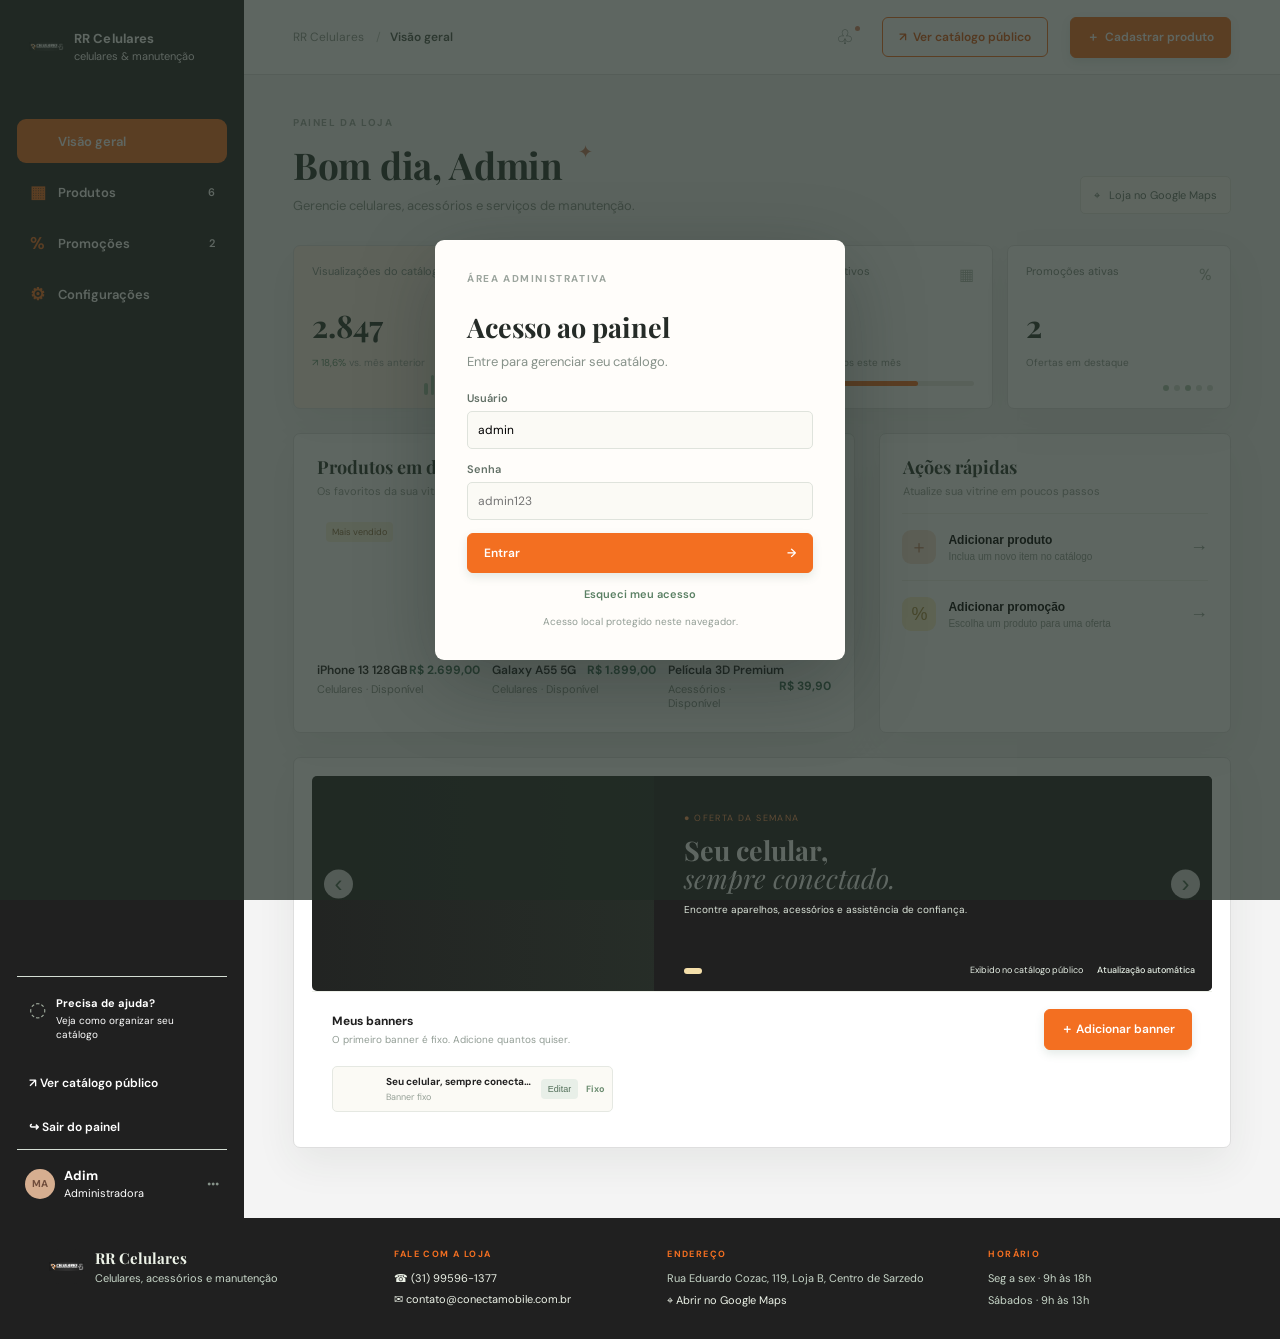
<file: index2.html>
<!doctype html>
<html lang="pt-BR">
  <head>
    <meta charset="UTF-8" />
    <meta name="viewport" content="width=device-width, initial-scale=1.0" />
    <meta name="theme-color" content="#f6f2e9" />
    <title>RR Celulares | Celulares e Manutenção</title>
    <link rel="preconnect" href="https://fonts.googleapis.com" />
    <link rel="preconnect" href="https://fonts.gstatic.com" crossorigin />
    <link
      href="https://fonts.googleapis.com/css2?family=DM+Sans:wght@400;500;600;700&family=Playfair+Display:wght@600;700&display=swap"
      rel="stylesheet"
    />
    <link rel="stylesheet" href="styles.css" />
  </head>
  <body>
    <div class="app-shell">
      <aside class="sidebar">
        <div class="brand">
          <span class="mobile-menu-label">MENU</span>
          <span class="brand-mark logo-frame"
            ><img src="logo.png.jpg" alt="Logo da loja RR Celulares" /></span
          ><span
            ><strong>RR Celulares</strong
            ><small>celulares & manutenção</small></span
          >
          <button class="mobile-menu-toggle" id="mobileMenuToggle" type="button" aria-expanded="false" aria-controls="adminNavigation">☰</button>
        </div>
        <div class="mobile-navigation" id="adminNavigation">
        <nav class="nav-list" aria-label="Navegação principal">
          <button class="nav-item active" data-view="overview">
            <span class="nav-icon">⌂</span> Visão geral
          </button>
          <button class="nav-item" data-view="products">
            <span class="nav-icon">▦</span> Produtos
            <b id="productNavCount">6</b>
          </button>
          <button class="nav-item" data-view="promotions">
            <span class="nav-icon">%</span> Promoções
            <b id="promoNavCount">2</b>
          </button>
          <button class="nav-item" data-view="settings">
            <span class="nav-icon">⚙</span> Configurações
          </button>
        </nav>
        <nav class="public-nav" aria-label="Menu público">
          <span class="public-nav-title">MENU</span>
          <button class="public-nav-item active" data-public-section="home">
            Home
          </button>
          <button class="public-nav-item" data-public-section="about">
            Sobre Nós
          </button>
          <button class="public-nav-item" data-public-section="services">
            Serviços
          </button>
          <button class="public-nav-item" data-public-section="store">
            Loja
          </button>
          <button class="public-nav-item" data-public-section="contact">
            Contato
          </button>
          <button class="mobile-public-link" data-public-view>
            ↗ Ver catálogo público
          </button>
        </nav>
        </div>
        <div class="sidebar-bottom">
          <div class="help-card">
            <span>◌</span>
            <div>
              <strong>Precisa de ajuda?</strong
              ><small>Veja como organizar seu catálogo</small>
            </div>
          </div>
          <button class="store-link" data-public-view>
            <span>↗</span> Ver catálogo público
          </button>
          <button class="store-link" id="logoutButton">
            <span>↪</span> Sair do painel
          </button>
          <div class="profile">
            <span class="avatar">MA</span
            ><span
              ><strong>Adim</strong><small>Administradora</small></span
            ><span class="dots">•••</span>
          </div>
        </div>
      </aside>
      <main class="main-content">
        <header class="topbar">
          <div class="top-brand">
            <span class="brand-mark logo-frame"
              ><img src="logo.png.jpg" alt="Logo da loja Conecta Mobile"
            /></span>
            <div>
              <strong>RR Celulares</strong
              ><small>Celulares & manutenção</small>
            </div>
          </div>
          <div class="breadcrumb">
            <span> RR Celulares </span><i>/</i
            ><strong id="pageCrumb">Visão geral</strong>
          </div>
          <div class="top-actions">
            <button class="icon-button" title="Notificações">♧<em></em></button
            ><button
              class="outline-button"
              id="publicStoreButton"
              data-public-view
            >
              ↗ &nbsp;Ver catálogo público</button
            ><button class="primary-button" id="headerAddButton">
              ＋ &nbsp;Cadastrar produto
            </button>
          </div>
        </header>
        <div class="content-wrap">
          <section class="view active" id="overviewView">
            <div class="page-heading">
              <div>
                <p class="eyebrow">PAINEL DA LOJA</p>
                <h1>Bom dia, Admin <span>✦</span></h1>
                <p class="subtitle">
                  Gerencie celulares, acessórios e serviços de manutenção.
                </p>
              </div>
              <div class="date-chip">⌖ &nbsp; Loja no Google Maps</div>
            </div>
            <div class="stats-grid">
              <div class="stat-card accent">
                <div class="stat-top">
                  <span>Visualizações do catálogo</span
                  ><span class="stat-icon">◉</span>
                </div>
                <strong>2.847</strong
                ><small class="positive"
                  >↗ 18,6% <span>vs. mês anterior</span></small
                >
                <div class="sparkline bars">
                  <i></i><i></i><i></i><i></i><i></i><i></i><i></i><i></i><i></i
                  ><i></i><i></i><i></i>
                </div>
              </div>
              <div class="stat-card">
                <div class="stat-top">
                  <span>Cliques em produtos</span
                  ><span class="stat-icon pale">⌁</span>
                </div>
                <strong>634</strong
                ><small class="positive"
                  >↗ 9,2% <span>vs. mês anterior</span></small
                >
                <div class="sparkline line"></div>
              </div>
              <div class="stat-card">
                <div class="stat-top">
                  <span>Produtos ativos</span
                  ><span class="stat-icon pale">▦</span>
                </div>
                <strong id="activeStat">24</strong
                ><small class="neutral">3 adicionados este mês</small>
                <div class="progress"><span></span></div>
              </div>
              <div class="stat-card">
                <div class="stat-top">
                  <span>Promoções ativas</span
                  ><span class="stat-icon pale">%</span>
                </div>
                <strong id="promoStat">2</strong
                ><small class="neutral">Ofertas em destaque</small>
                <div class="event-dots">
                  <i></i><i></i><i></i><i></i><i></i>
                </div>
              </div>
            </div>
            <div class="dashboard-grid">
              <section class="panel catalog-panel">
                <div class="panel-header">
                  <div>
                    <h2>Produtos em destaque</h2>
                    <p>Os favoritos da sua vitrine</p>
                  </div>
                  <button class="text-button" data-view-link="products">
                    Ver todos <span>→</span>
                  </button>
                </div>
                <div class="featured-products" id="featuredProducts"></div>
              </section>
              <section class="panel quick-panel">
                <div class="panel-header">
                  <div>
                    <h2>Ações rápidas</h2>
                    <p>Atualize sua vitrine em poucos passos</p>
                  </div>
                </div>
                <button class="quick-action" data-modal="product">
                  <span class="quick-icon peach">＋</span
                  ><span
                    ><strong>Adicionar produto</strong
                    ><small>Inclua um novo item no catálogo</small></span
                  ><b>→</b></button
                ><button class="quick-action" data-view-link="promotions">
                  <span class="quick-icon yellow">%</span
                  ><span
                    ><strong>Adicionar promoção</strong
                    ><small>Escolha um produto para uma oferta</small></span
                  ><b>→</b>
                </button>
              </section>
            </div>
            <section class="panel banner-panel">
              <div class="banner-carousel" id="bannerCarousel">
                <div id="bannerSlides"></div>
                <button
                  class="carousel-arrow previous"
                  id="bannerPrevious"
                  aria-label="Banner anterior"
                >
                  ‹</button
                ><button
                  class="carousel-arrow next"
                  id="bannerNext"
                  aria-label="Próximo banner"
                >
                  ›
                </button>
                <div
                  class="carousel-dots"
                  id="carouselDots"
                  aria-label="Selecionar banner"
                ></div>
                <div class="banner-meta">
                  <span>Exibido no catálogo público</span
                  ><strong>Atualização automática</strong>
                </div>
              </div>
              <div class="banner-manager">
                <div>
                  <strong>Meus banners</strong
                  ><small
                    >O primeiro banner é fixo. Adicione quantos quiser.</small
                  >
                </div>
                <button class="primary-button" data-modal="banner">
                  ＋ Adicionar banner
                </button>
                <div class="banner-manager-list" id="bannerManagerList"></div>
              </div>
            </section>
          </section>
          <section class="view" id="productsView">
            <div class="page-heading compact">
              <div>
                <p class="eyebrow">CATÁLOGO DA LOJA</p>
                <h1>Produtos e serviços</h1>
                <p class="subtitle">
                  Cadastre celulares, acessórios e serviços de manutenção.
                </p>
              </div>
              <button class="primary-button" data-modal="product">
                ＋ &nbsp;Cadastrar produto
              </button>
            </div>
            <div class="toolbar">
              <div class="search-box">
                ⌕<input
                  id="productSearch"
                  placeholder="Buscar produto ou serviço..."
                />
              </div>
              <select id="categoryFilter">
                <option value="all">Todas as categorias</option>
                <option>Celulares</option>
                <option>Acessórios</option>
                <option>Manutenção</option>
              </select>
            </div>
            <div class="product-grid" id="productGrid"></div>
          </section>
          <section class="view" id="promotionsView">
            <div class="page-heading compact">
              <div>
                <p class="eyebrow">DESTAQUES</p>
                <h1>Promoções</h1>
                <p class="subtitle">
                  Crie ofertas que merecem aparecer primeiro.
                </p>
              </div>
              <button class="primary-button" data-modal="promotion">
                ＋ &nbsp;Nova promoção
              </button>
            </div>
            <div class="promotion-list" id="promotionList"></div>
          </section>
          <section class="view" id="settingsView">
            <div class="page-heading compact">
              <div>
                <p class="eyebrow">IDENTIDADE DA LOJA</p>
                <h1>Configurações</h1>
                <p class="subtitle">Atualize contato, localização e redes sociais.</p>
              </div>
            </div>
            <form class="settings-panel panel" id="settingsForm">
              <label>Endereço<input name="address" placeholder="Rua, número, bairro e cidade"></label>
              <label>Link da localização<input name="mapLink" type="url" placeholder="https://maps.google.com/... "></label>
              <label>Telefone<input name="phone" placeholder="(31) 99596-1377"></label>
              <label>Instagram<input name="instagram" placeholder="https://instagram.com/sua-loja"></label>
              <label>Facebook<input name="facebook" placeholder="https://facebook.com/sua-loja"></label>
              <button class="primary-button" type="submit">Salvar configurações <span>→</span></button>
            </form>
            <div class="panel category-settings">
              <div class="panel-header"><div><h2>Categorias</h2><p>Crie categorias para organizar os produtos.</p></div></div>
              <form class="category-form" id="categoryForm"><input name="category" placeholder="Nova categoria"><button class="primary-button" type="submit">＋ Adicionar</button></form>
              <div class="category-list" id="categoryList"></div>
            </div>
          </section>
          <section class="view client-view" id="clientView">
            <div class="client-header">
              <div class="client-logo">
                <span class="brand-mark logo-frame"
                  ><img src="logo.png.jpg" alt="Logo da loja RR Celulares"
                /></span>
                <div>
                  <strong>RR Celulares</strong
                  ><small>Celulares & manutenção</small>
                </div>
              </div>
              <button class="client-admin-link" data-view="overview">
                Área administrativa
              </button>
            </div>
            <div class="client-carousel" id="clientCarousel">
              <div id="clientBannerSlides"></div>
              <button
                class="client-carousel-arrow previous"
                id="clientBannerPrevious"
                aria-label="Banner anterior"
              >
                ‹</button
              ><button
                class="client-carousel-arrow next"
                id="clientBannerNext"
                aria-label="Próximo banner"
              >
                ›
              </button>
              <div class="client-carousel-dots" id="clientBannerDots"></div>
            </div>
            <div class="client-toolbar">
              <div>
                <span class="eyebrow">CATÁLOGO ONLINE</span>
                <h2>Encontre o que precisa</h2>
                <p>Produtos e serviços de confiança para o seu celular.</p>
              </div>
              <div class="client-search">
                ⌕<input
                  id="clientSearch"
                  placeholder="Buscar produto ou serviço..."
                />
              </div>
            </div>
            <div class="client-categories">
              <button class="category-chip active" data-client-category="all">
                Todos</button
              ><button class="category-chip" data-client-category="Celulares">
                Celulares</button
              ><button class="category-chip" data-client-category="Acessórios">
                Acessórios</button
              ><button class="category-chip" data-client-category="Manutenção">
                Manutenção
              </button>
            </div>
            <div class="client-product-grid" id="clientProductGrid"></div>
            <div class="client-contact">
              <strong>Precisa de ajuda?</strong
              ><span
                >Fale com a Conecta Mobile pelo WhatsApp ou visite nossa
                loja.</span
              ><a href="tel:+5511998765432">☎ (11) 99876-5432</a
              ><button class="client-map-button" id="clientMapButton">
                ⌖ Como chegar
              </button>
            </div>
          </section>
        </div>
      </main>
      <footer class="site-footer">
        <div class="footer-brand">
          <span class="brand-mark logo-frame"
            ><img src="logo.png.jpg" alt="Logo da loja RR Celulares"
          /></span>
          <div>
            <strong> RR Celulares</strong
            ><small>Celulares, acessórios e manutenção</small>
          </div>
        </div>
        <div class="footer-contact">
          <span class="footer-label">FALE COM A LOJA</span
          ><a id="footerPhone" href="tel:+5531995961377">☎ (31) 99596-1377</a
          ><a href="mailto:contato@conectamobile.com.br"
            >✉ contato@conectamobile.com.br</a
          >
          <a id="footerInstagram" target="_blank" rel="noreferrer"></a>
          <a id="footerFacebook" target="_blank" rel="noreferrer"></a>
        </div>
        <div class="footer-contact">
          <span class="footer-label">ENDEREÇO</span
          ><span id="footerAddress">Rua Eduardo Cozac, 119, Loja B, Centro de Sarzedo</span
          ><a id="footerMapLink"
            href="https://www.google.com/maps/search/?api=1&query=Rua+Eduardo+Cozac+119+Sarzedo"
            target="_blank"
            rel="noreferrer"
            >⌖ Abrir no Google Maps</a
          >
        </div>
        <div class="footer-hours">
          <span class="footer-label">HORÁRIO</span
          ><span>Seg a sex · 9h às 18h</span><span>Sábados · 9h às 13h</span>
        </div>
      </footer>
    </div>
    <div class="login-backdrop open" id="loginBackdrop">
      <form class="login-card" id="loginForm">
        <p class="eyebrow">ÁREA ADMINISTRATIVA</p>
        <h1>Acesso ao painel</h1>
        <p class="subtitle">Entre para gerenciar seu catálogo.</p>
        <label>Usuário<input name="username" autocomplete="username" value="admin"></label>
        <label>Senha<input name="password" type="password" autocomplete="current-password" placeholder="admin123"></label>
        <button class="primary-button full" type="submit">Entrar <span>→</span></button>
        <button class="login-link" id="forgotAccessButton" type="button">Esqueci meu acesso</button>
        <small class="login-hint">Acesso local protegido neste navegador.</small>
      </form>
    </div>
    <div class="login-backdrop" id="recoveryBackdrop">
      <form class="login-card" id="recoveryForm">
        <button class="login-close" id="recoveryClose" type="button" aria-label="Fechar">×</button>
        <p class="eyebrow">RECUPERAÇÃO DE ACESSO</p>
        <h1>Redefinir acesso</h1>
        <p class="subtitle">Informe o e-mail cadastrado para criar um novo usuário e senha.</p>
        <label>E-mail<input name="email" type="email" required placeholder="admin@exemplo.com"></label>
        <div class="recovery-fields" id="recoveryFields" hidden>
          <label>Novo usuário<input name="newUsername" autocomplete="username" placeholder="novo usuário"></label>
          <label>Nova senha<input name="newPassword" type="password" autocomplete="new-password" placeholder="nova senha"></label>
        </div>
        <button class="primary-button full" type="submit">Continuar <span>→</span></button>
        <button class="login-link" id="backToLoginButton" type="button">Voltar para o login</button>
      </form>
    </div>
    <div class="modal-backdrop" id="modalBackdrop">
      <div class="modal" role="dialog" aria-modal="true">
        <button class="modal-close" id="modalClose">×</button>
        <p class="eyebrow" id="modalEyebrow">NOVO CADASTRO</p>
        <h2 id="modalTitle">Adicionar produto</h2>
        <p class="modal-subtitle" id="modalSubtitle">
          Deixe sua vitrine sempre atualizada.
        </p>
        <form id="catalogForm">
          <div class="form-fields" id="formFields"></div>
          <button class="primary-button full" type="submit">
            Salvar cadastro <span>→</span>
          </button>
        </form>
      </div>
    </div>
    <div class="toast" id="toast">Cadastro salvo com sucesso.</div>
    <script src="app.js"></script>
  </body>
</html>
</file>
<file: styles.css>
.public-mode .content-wrap {
  display: block !important;
  min-height: 650px !important;
}
.public-mode .client-view.active {
  display: block !important;
  visibility: visible !important;
  opacity: 1 !important;
  min-height: 650px !important;
}
.public-mode .client-view.active .client-header,
.public-mode .client-view.active .client-carousel,
.public-mode .client-view.active .client-toolbar,
.public-mode .client-view.active .client-categories,
.public-mode .client-view.active .client-product-grid {
  display: flex;
}
.public-mode .client-view.active .client-product-grid {
  display: grid;
}
.public-mode {
  background: #555b5e !important;
}
.public-mode .app-shell {
  width: min(100%, 900px);
  margin: 0 auto;
  display: flex;
  align-items: stretch;
  box-shadow: 0 0 35px rgba(0, 0, 0, 0.32);
  background: #252e35;
}
.public-mode .sidebar {
  width: 108px !important;
  flex: 0 0 108px !important;
  min-height: 100vh !important;
  padding: 0 !important;
  background: #101722 !important;
}
.public-mode .sidebar .brand {
  height: 50px;
  padding: 0 !important;
  justify-content: center;
  background: #0b111b;
}
.public-mode .sidebar .brand-mark {
  width: 108px !important;
  height: 50px !important;
  border-radius: 0;
  background: #0b111b !important;
}
.public-mode .sidebar .brand-mark img {
  padding: 7px 10px;
}
.public-mode .public-nav {
  display: block;
}
.public-mode .public-nav-title {
  height: 50px;
  padding: 18px 14px;
  font-size: 12px;
  background: #0b111b;
}
.public-mode .public-nav-item {
  font-size: 10px;
  padding: 10px 13px;
}
.public-mode .public-nav-item.active {
  background: #202936;
  border-left-color: #f36f21;
}
.public-mode .main-content {
  width: calc(100% - 108px);
  background: #252e35 !important;
}
.public-mode .client-view {
  background: #252e35;
}
.public-mode .client-header {
  height: 105px;
  padding: 0 25px;
  margin: 0;
  background: #252e35;
  border-bottom: 1px solid #38434a;
}
.public-mode .client-header .client-logo {
  width: 100%;
  justify-content: center;
}
.public-mode .client-header .client-logo > div {
  display: none;
}
.public-mode .client-header .logo-frame {
  width: 190px;
  height: 58px;
  border-radius: 0;
  background: transparent !important;
}
.public-mode .client-header .client-admin-link {
  position: absolute;
  right: 10px;
  top: 10px;
  font-size: 8px;
  color: #f36f21;
}
.public-mode .client-carousel {
  width: 100%;
  height: 300px;
  margin: 0;
  border-radius: 0;
  background: #20272d;
}
.public-mode .client-banner-slide {
  padding: 35px 45px;
}
.public-mode .client-banner-slide h1 {
  font-size: 30px;
}
.public-mode .client-banner-slide p {
  font-size: 11px;
}
.public-mode .client-toolbar {
  padding: 0 45px;
  margin: 28px 0 14px;
}
.public-mode .client-toolbar h2 {
  font-size: 18px;
}
.public-mode .client-categories {
  padding: 0 45px;
}
.public-mode .client-product-grid {
  padding: 0 45px;
  grid-template-columns: repeat(6, 1fr);
  gap: 8px;
}
.public-mode .client-product-image {
  height: 112px;
}
.public-mode .client-product-info {
  padding: 7px;
}
.public-mode .client-product-info small {
  font-size: 8px;
}
.public-mode .client-product-info h3 {
  font-size: 9px;
}
.public-mode .client-product-info strong {
  font-size: 10px;
}
.public-mode .client-product-info del {
  font-size: 8px;
}
.public-mode .client-detail-button {
  font-size: 8px;
  padding: 5px 1px;
  background: #f36f21;
}
.public-mode .client-contact {
  margin: 22px 45px 0;
  padding: 14px;
}
.public-mode .site-footer {
  margin-left: -108px;
  width: calc(100% + 108px);
  padding: 18px 45px;
  border-top: 2px solid #f36f21;
  grid-template-columns: repeat(4, 1fr);
  font-size: 9px;
}
.public-mode .site-footer .brand-mark {
  width: 35px;
  height: 35px;
}
.public-mode .client-main-banner {
  display: none;
}
@media (max-width: 640px) {
  .public-mode .app-shell {
    width: 100%;
  }
  .public-mode .sidebar {
    width: 58px !important;
    flex-basis: 58px !important;
  }
  .public-mode .main-content {
    width: calc(100% - 58px);
  }
  .public-mode .client-header {
    height: 76px;
  }
  .public-mode .client-header .logo-frame {
    width: 175px;
    height: 54px;
  }
  .public-mode .client-carousel {
    height: 300px;
  }
  .public-mode .client-banner-slide {
    padding: 25px;
  }
  .public-mode .client-banner-slide h1 {
    font-size: 25px;
  }
  .public-mode .client-toolbar,
  .public-mode .client-categories,
  .public-mode .client-product-grid {
    padding-left: 15px;
    padding-right: 15px;
  }
  .public-mode .client-product-grid {
    grid-template-columns: repeat(2, 1fr);
  }
  .public-mode .site-footer {
    margin-left: -58px;
    width: calc(100% + 58px);
    padding: 20px 15px;
    grid-template-columns: repeat(2, 1fr);
  }
}
.public-nav {
  display: none;
}
.public-nav-title {
  display: block;
  color: #fff;
  font-size: 14px;
  font-weight: 700;
  padding: 12px 14px 18px;
}
.public-nav-item {
  display: block;
  width: 100%;
  border: 0;
  border-left: 3px solid transparent;
  background: transparent;
  color: #fff;
  text-align: left;
  padding: 11px 14px;
  font: 500 11px "DM Sans";
  cursor: pointer;
}
.public-nav-item.active {
  border-left-color: #f36f21;
  background: #343434;
  color: #f7a56f;
}
.public-mode .sidebar {
  width: 160px;
  padding: 20px 0;
  background: #111820 !important;
}
.public-mode .sidebar .brand {
  padding: 0 14px 23px;
}
.public-mode .sidebar .brand-mark {
  width: 42px;
  height: 42px;
  border-radius: 2px;
}
.public-mode .sidebar .brand > span:last-child {
  display: none;
}
.public-mode .sidebar .nav-list,
.public-mode .sidebar .sidebar-bottom {
  display: none;
}
.public-mode .public-nav {
  display: block;
}
.public-mode .main-content {
  background: #252e35 !important;
}
.public-mode .content-wrap {
  max-width: none;
  padding: 0 0 30px;
}
.public-mode .client-view {
  max-width: 100%;
  margin: 0;
}
.public-mode .client-header {
  height: 105px;
  margin: 0;
  padding: 14px 46px;
  background: #252e35;
  justify-content: center;
}
.public-mode .client-header .client-logo > div {
  display: none;
}
.public-mode .client-header .logo-frame {
  width: 260px;
  height: 78px;
  border-radius: 0;
  background: #252e35 !important;
}
.public-mode .client-header .client-admin-link {
  position: absolute;
  right: 24px;
  top: 18px;
  color: #f36f21;
}
.public-mode .client-main-banner {
  border-radius: 0;
  height: 300px;
  margin: 0;
  background-position: center;
}
.public-mode .client-main-banner-copy {
  display: none;
}
.public-mode .client-carousel {
  border-radius: 0;
  width: 100%;
  height: 300px;
  margin: 0;
}
.public-mode .client-toolbar {
  padding: 0 45px;
  margin-top: 30px;
  color: #fff;
}
.public-mode .client-toolbar h2 {
  color: #fff;
}
.public-mode .client-toolbar p {
  color: #b9c0c3;
}
.public-mode .client-categories {
  padding: 0 45px;
}
.public-mode .client-product-grid {
  padding: 0 45px;
  grid-template-columns: repeat(6, 1fr);
  gap: 10px;
}
.public-mode .client-product-card {
  background: #f4f4f2 !important;
  border: 0;
  border-radius: 4px;
}
.public-mode .client-product-image {
  height: 118px;
}
.public-mode .client-product-info {
  padding: 8px;
}
.public-mode .client-product-info h3 {
  font-size: 10px;
  margin: 4px 0;
}
.public-mode .client-product-info strong {
  font-size: 11px;
}
.public-mode .client-detail-button {
  background: #f36f21;
  color: #fff !important;
  border-radius: 3px;
  padding: 5px 4px;
  font-size: 8px;
  width: 100%;
}
.public-mode .client-contact {
  margin: 28px 45px 0;
}
.public-mode .site-footer {
  margin-left: -160px;
  width: calc(100% + 160px);
  border-top: 2px solid #f36f21;
}
@media (max-width: 1000px) {
  .public-mode .client-product-grid {
    grid-template-columns: repeat(3, 1fr);
  }
}
@media (max-width: 640px) {
  .public-mode .sidebar {
    width: 58px;
  }
  .public-mode .sidebar .brand {
    padding: 10px 8px 25px;
  }
  .public-mode .sidebar .brand-mark {
    width: 40px;
    height: 40px;
  }
  .public-mode .public-nav-title {
    font-size: 0;
    padding: 12px 0;
  }
  .public-mode .public-nav-item {
    font-size: 0;
    padding: 13px 0;
    border-left-width: 2px;
  }
  .public-mode .public-nav-item:before {
    content: "•";
    font-size: 19px;
    display: block;
    text-align: center;
  }
  .public-mode .client-header {
    height: 78px;
    padding: 8px 12px;
  }
  .public-mode .client-header .logo-frame {
    width: 190px;
    height: 58px;
  }
  .public-mode .client-header .client-admin-link {
    right: 8px;
    top: 9px;
    font-size: 9px;
  }
  .public-mode .client-main-banner {
    height: 200px;
  }
  .public-mode .client-carousel {
    margin: 0;
    height: 300px;
  }
  .public-mode .client-toolbar,
  .public-mode .client-categories,
  .public-mode .client-product-grid {
    padding-left: 15px;
    padding-right: 15px;
  }
  .public-mode .client-product-grid {
    grid-template-columns: repeat(2, 1fr);
  }
  .public-mode .client-contact {
    margin-left: 15px;
    margin-right: 15px;
  }
  .public-mode .site-footer {
    margin-left: -58px;
    width: calc(100% + 58px);
  }
}
/* Identidade visual final da loja */
body {
  background: #f4f4f4 !important;
  color: #202020 !important;
}
.sidebar,
.site-footer {
  background: #202020 !important;
}
.main-content {
  background: #f4f4f4 !important;
}
.topbar {
  background: #fff !important;
  border-color: #dedede !important;
}
.primary-button,
.category-chip.active,
.client-map-button {
  background: #f36f21 !important;
  border-color: #f36f21 !important;
  color: #fff !important;
}
.outline-button {
  border-color: #f36f21 !important;
  color: #d95c16 !important;
}
.nav-item.active {
  background: #f36f21 !important;
  color: #fff !important;
}
.nav-item,
.nav-item b,
.brand strong,
.brand small,
.help-card,
.store-link,
.profile strong,
.profile small {
  color: #fff !important;
}
.nav-icon,
.footer-label,
.live-label {
  color: #f36f21 !important;
}
.panel,
.stat-card,
.product-card,
.client-product-card {
  background: #fff !important;
  border-color: #dedede !important;
}
.stat-card.accent,
.client-contact {
  background: #fff0e6 !important;
}
.banner-carousel,
.client-carousel,
.banner-copy {
  background: #202020 !important;
}
.client-banner-slide {
  color: #fff;
}
.text-button,
.location-link,
.client-detail-button,
.client-contact a {
  color: #d95c16 !important;
}
.promotion-tag,
.promotion-period {
  background: #ffe0cd !important;
  color: #d95c16 !important;
}
.promotion-badge {
  background: #ffe0cd !important;
  color: #d95c16 !important;
}
.status {
  background: #fff0e6 !important;
  color: #d95c16 !important;
}
.remove-banner {
  background: #ffe0cd !important;
  color: #d95c16 !important;
}
.progress span {
  background: #f36f21 !important;
}
.client-main-banner {
  background-color: #202020 !important;
}
.client-main-banner {
  height: 340px;
  background-size: cover;
  background-position: center;
  max-width: none;
}
.client-main-banner-copy {
  left: 48px;
  bottom: 38px;
}
.client-main-banner-copy strong {
  font-size: 38px;
}
.client-main-banner-copy p {
  font-size: 13px;
}
@media (max-width: 640px) {
  .client-main-banner {
    height: 260px;
    background-size: cover;
  }
  .client-main-banner-copy {
    left: 24px;
    bottom: 24px;
  }
  .client-main-banner-copy strong {
    font-size: 27px;
  }
}
.public-mode .topbar {
  display: none;
}
.public-mode .content-wrap {
  padding-top: 28px;
}
.public-mode .sidebar {
  min-height: 100vh;
}
.brand-mark {
  background: #202020;
  color: #fff;
}
.sidebar {
  background: #202020;
  color: #fff;
}
.brand strong,
.brand small,
.nav-item,
.help-card,
.store-link,
.profile strong,
.profile small {
  color: #fff;
}
.nav-item.active {
  background: #f36f21;
  color: #fff;
}
.nav-item b {
  color: #f4b083;
}
.nav-icon {
  color: #f7a06e;
}
.help-card,
.profile {
  border-color: #454545;
}
.main-content {
  background: #f4f4f4;
}
.topbar {
  background: #fff;
  border-color: #dedede;
}
.primary-button {
  background: #f36f21;
  border-color: #f36f21;
}
.outline-button {
  border-color: #f36f21;
  color: #d95c16;
}
.stat-card.accent {
  background: #fff0e6;
  border-color: #ffd6bd;
}
.positive,
.text-button,
.location-link {
  color: #d95c16 !important;
}
.progress span {
  background: #f36f21;
}
.quick-icon.green {
  background: #ffe0cd;
  color: #d95c16;
}
.banner-carousel,
.client-carousel {
  background: #202020;
}
.banner-copy {
  background: #202020 !important;
}
.live-label {
  color: #ff9a5c !important;
}
.site-footer {
  background: #202020;
}
.footer-label {
  color: #ff9a5c;
}
.client-map-button {
  background: #f36f21;
  color: #fff;
}
.category-chip.active {
  background: #f36f21;
  border-color: #f36f21;
}
.client-contact {
  background: #fff0e6;
  color: #202020;
}
.client-contact a {
  color: #d95c16;
}
.client-detail-button {
  color: #d95c16;
}
.promotion-tag,
.promotion-period {
  color: #d95c16 !important;
}
.promotion-badge {
  background: #ffe0cd;
  color: #d95c16;
}
.status {
  background: #fff0e6;
  color: #d95c16 !important;
}
.fixed-label {
  color: #d95c16;
}
.remove-banner {
  background: #ffe0cd;
  color: #d95c16;
}
.logo-theme {
  --ink: #202020;
  --green: #f36f21;
  --green-dark: #1f1f1f;
  --cream: #f4f4f4;
  --paper: #ffffff;
  --line: #dedede;
}
body {
  background: #f4f4f4;
  color: #202020;
}
.sidebar {
  background: #202020;
  color: #fff;
}
.brand strong,
.brand small,
.nav-item,
.help-card,
.store-link,
.profile strong,
.profile small {
  color: #fff;
}
.nav-item.active {
  background: #f36f21;
  color: #fff;
}
.nav-item b {
  color: #f4b083;
}
.nav-icon {
  color: #f7a06e;
}
.help-card,
.profile {
  border-color: #454545;
}
.main-content {
  background: #f4f4f4;
}
.topbar {
  background: #fff;
  border-color: #dedede;
}
.primary-button {
  background: #f36f21;
  border-color: #f36f21;
}
.outline-button {
  border-color: #f36f21;
  color: #d95c16;
}
.stat-card.accent {
  background: #fff0e6;
  border-color: #ffd6bd;
}
.positive,
.text-button,
.location-link {
  color: #d95c16 !important;
}
.progress span {
  background: #f36f21;
}
.quick-icon.green {
  background: #ffe0cd;
  color: #d95c16;
}
.banner-carousel,
.client-carousel {
  background: #202020;
}
.banner-copy {
  background: #202020 !important;
}
.live-label {
  color: #ff9a5c !important;
}
.site-footer {
  background: #202020;
}
.footer-label {
  color: #ff9a5c;
}
.client-map-button {
  background: #f36f21;
  color: #fff;
}
.category-chip.active {
  background: #f36f21;
  border-color: #f36f21;
}
.client-contact {
  background: #fff0e6;
  color: #202020;
}
.client-contact a {
  color: #d95c16;
}
.client-detail-button {
  color: #d95c16;
}
.promotion-tag,
.promotion-period {
  color: #d95c16 !important;
}
.promotion-badge {
  background: #ffe0cd;
  color: #d95c16;
}
.status {
  background: #fff0e6;
  color: #d95c16 !important;
}
.fixed-label {
  color: #d95c16;
}
.remove-banner {
  background: #ffe0cd;
  color: #d95c16;
}
.client-main-banner {
  height: 190px;
  border-radius: 9px;
  overflow: hidden;
  position: relative;
  background: #222 url("logo.png") center/cover no-repeat;
  display: flex;
  align-items: center;
  box-shadow: 0 14px 30px rgba(35, 43, 37, 0.13);
  margin-bottom: 18px;
}
.client-main-banner:after {
  content: "";
  position: absolute;
  inset: 0;
  background: linear-gradient(
    90deg,
    rgba(20, 25, 27, 0.82),
    rgba(20, 25, 27, 0.12) 72%
  );
}
.client-main-banner-copy {
  position: absolute;
  z-index: 1;
  left: 32px;
  color: #fff;
  display: flex;
  flex-direction: column;
  gap: 7px;
}
.client-main-banner-copy span {
  font-size: 9px;
  letter-spacing: 1.5px;
  color: #f1a06d;
  font-weight: 700;
}
.client-main-banner-copy strong {
  font: 700 29px "Playfair Display";
}
.client-main-banner-copy p {
  font-size: 11px;
  color: #e6e8e4;
  margin: 0;
}
@media (max-width: 640px) {
  .client-main-banner {
    height: 155px;
  }
  .client-main-banner-copy {
    left: 20px;
    right: 14px;
  }
  .client-main-banner-copy strong {
    font-size: 22px;
  }
  .client-main-banner-copy p {
    font-size: 10px;
  }
}
.client-carousel {
  height: 320px;
  border-radius: 9px;
  overflow: hidden;
  position: relative;
  background: #294d3d;
  color: #fff;
}
.client-banner-slide {
  position: absolute;
  inset: 0;
  display: flex;
  align-items: center;
  padding: 40px 55px;
  background-position: center;
  background-size: cover;
  opacity: 0;
  visibility: hidden;
  transition: opacity 0.45s ease;
}
.client-banner-slide.active {
  opacity: 1;
  visibility: visible;
}
.client-banner-slide > div {
  max-width: 500px;
}
.client-banner-slide h1 {
  font: 700 43px/1.05 "Playfair Display";
  margin: 13px 0;
}
.client-banner-slide p {
  color: #e4ede3;
  font-size: 13px;
  line-height: 1.6;
  max-width: 390px;
}
.client-carousel-arrow {
  position: absolute;
  top: 50%;
  transform: translateY(-50%);
  border: 0;
  border-radius: 50%;
  width: 32px;
  height: 32px;
  background: rgba(255, 255, 255, 0.86);
  color: #41634c;
  font-size: 25px;
  line-height: 19px;
  cursor: pointer;
  z-index: 2;
}
.client-carousel-arrow.previous {
  left: 16px;
}
.client-carousel-arrow.next {
  right: 16px;
}
.client-carousel-dots {
  position: absolute;
  bottom: 19px;
  left: 55px;
  display: flex;
  gap: 6px;
  z-index: 2;
}
.client-carousel-dot {
  border: 0;
  width: 7px;
  height: 7px;
  border-radius: 50%;
  padding: 0;
  background: #b9cbb9;
  cursor: pointer;
}
.client-carousel-dot.active {
  width: 20px;
  border-radius: 5px;
  background: #f3dfad;
}
.client-promotion-period {
  display: block;
  color: #b66f4c;
  font-size: 10px;
  font-style: normal;
  margin-top: 7px;
}
.client-contact .client-map-button {
  margin: 0 0 0 auto;
}
@media (max-width: 640px) {
  .client-carousel {
    height: 350px;
  }
  .client-banner-slide {
    padding: 30px 25px;
  }
  .client-banner-slide h1 {
    font-size: 34px;
  }
  .client-carousel-dots {
    left: 25px;
  }
  .client-contact .client-map-button {
    margin-top: 15px;
  }
}
.logo-frame {
  overflow: hidden;
  background: #202020 !important;
  display: grid;
  place-items: center;
}
.logo-frame img {
  width: 100%;
  height: 100%;
  object-fit: contain;
  display: block;
}
.banner-manager {
  padding: 17px 20px;
  display: flex;
  align-items: center;
  gap: 16px;
  flex-wrap: wrap;
  border-top: 1px solid #edf0e9;
}
.banner-manager > div:first-child {
  display: flex;
  flex-direction: column;
  gap: 4px;
  margin-right: auto;
}
.banner-manager strong {
  font-size: 12px;
}
.banner-manager small {
  font-size: 10px;
  color: #929d95;
}
.banner-manager-list {
  width: 100%;
  display: grid;
  grid-template-columns: repeat(3, 1fr);
  gap: 8px;
}
.banner-manager-item {
  display: flex;
  align-items: center;
  gap: 8px;
  border: 1px solid #e5e8e2;
  border-radius: 5px;
  padding: 7px;
  background: #fbfaf5;
  min-width: 0;
}
.banner-mini {
  width: 38px;
  height: 30px;
  border-radius: 3px;
  background-size: cover;
  background-position: center;
  flex-shrink: 0;
}
.banner-manager-item strong,
.banner-manager-item small {
  display: block;
  white-space: nowrap;
  overflow: hidden;
  text-overflow: ellipsis;
}
.banner-manager-copy {
  min-width: 0;
  flex: 1;
}
.edit-banner {
  border: 0;
  background: #e8efe8;
  color: #53705a;
  border-radius: 4px;
  padding: 5px 7px;
  font-size: 9px;
  cursor: pointer;
  flex-shrink: 0;
}
.banner-manager-item strong {
  font-size: 10px;
}
.banner-manager-item small {
  font-size: 9px;
  color: #96a097;
  margin-top: 3px;
}
.fixed-label {
  margin-left: auto;
  color: #6b8c70;
  font-size: 9px;
  font-weight: 700;
}
.remove-banner {
  margin-left: auto;
  border: 0;
  background: #f8e2d7;
  color: #b76c50;
  border-radius: 50%;
  width: 21px;
  height: 21px;
  font-size: 16px;
  line-height: 18px;
  cursor: pointer;
  flex-shrink: 0;
}
@media (max-width: 640px) {
  .banner-manager-list {
    grid-template-columns: 1fr;
  }
  .banner-manager .primary-button {
    width: 100%;
  }
}
.client-view {
  max-width: 1120px;
  margin: 0 auto;
}
.client-header {
  display: flex;
  align-items: center;
  justify-content: space-between;
  margin-bottom: 27px;
}
.client-logo {
  display: flex;
  align-items: center;
  gap: 10px;
}
.client-logo strong {
  display: block;
  font: 700 17px "Playfair Display";
}
.client-logo small {
  display: block;
  color: #87918a;
  font-size: 10px;
  margin-top: 2px;
}
.client-admin-link {
  border: 0;
  background: transparent;
  color: #5e8068;
  font: 600 11px "DM Sans";
  cursor: pointer;
}
.client-hero {
  min-height: 290px;
  border-radius: 9px;
  padding: 42px 52px;
  display: flex;
  align-items: center;
  color: #fff;
  background:
    linear-gradient(90deg, rgba(37, 64, 48, 0.92), rgba(51, 78, 57, 0.52)),
    url("https://images.unsplash.com/photo-1511707171634-5f897ff02aa9?auto=format&fit=crop&w=1400&q=85")
      center/cover;
}
.client-hero h1 {
  font: 700 44px/1.02 "Playfair Display";
  margin: 12px 0;
}
.client-hero h1 em {
  font-weight: 400;
}
.client-hero p {
  max-width: 380px;
  color: #e0e9df;
  font-size: 13px;
  line-height: 1.6;
}
.client-map-button {
  margin-top: 15px;
  border: 0;
  background: #f5f0de;
  color: #3d604c;
  padding: 12px 16px;
  border-radius: 5px;
  font: 600 11px "DM Sans";
  cursor: pointer;
}
.client-toolbar {
  display: flex;
  align-items: end;
  justify-content: space-between;
  margin: 37px 0 17px;
}
.client-toolbar h2 {
  margin: 0;
  font: 700 26px "Playfair Display";
}
.client-search {
  background: var(--paper);
  border: 1px solid var(--line);
  border-radius: 5px;
  display: flex;
  align-items: center;
  padding: 0 12px;
  color: #87958a;
  width: 285px;
}
.client-search input {
  border: 0;
  outline: 0;
  background: none;
  padding: 11px 8px;
  width: 100%;
  font: 12px "DM Sans";
}
.client-categories {
  display: flex;
  gap: 8px;
  margin-bottom: 22px;
}
.category-chip {
  border: 1px solid #d8dfd7;
  background: transparent;
  border-radius: 20px;
  padding: 8px 14px;
  color: #748077;
  font: 600 11px "DM Sans";
  cursor: pointer;
}
.category-chip.active {
  background: var(--green);
  border-color: var(--green);
  color: #fff;
}
.client-product-grid {
  display: grid;
  grid-template-columns: repeat(4, 1fr);
  gap: 15px;
}
.client-product-card {
  background: var(--paper);
  border: 1px solid #e8e9e2;
  border-radius: 7px;
  overflow: hidden;
  box-shadow: var(--shadow);
}
.client-product-image {
  height: 205px;
  background-position: center;
  background-size: cover;
  position: relative;
}
.client-product-image span {
  position: absolute;
  top: 10px;
  left: 10px;
  background: #f7edcc;
  color: #8c713e;
  border-radius: 4px;
  padding: 5px 7px;
  font-size: 9px;
}
.client-product-info {
  padding: 15px;
}
.client-product-info small {
  color: #90a097;
  font-size: 10px;
}
.client-product-info h3 {
  font: 600 15px "DM Sans";
  margin: 6px 0 9px;
}
.client-product-info strong {
  color: var(--green);
  font-size: 15px;
}
.client-product-info del {
  color: #a5aca6;
  font-size: 10px;
  margin-left: 7px;
}
.client-detail-button {
  display: block;
  border: 0;
  background: none;
  color: #66886e;
  padding: 12px 0 0;
  font: 600 10px "DM Sans";
  cursor: pointer;
}
.client-contact {
  margin-top: 30px;
  background: #e3eee2;
  border-radius: 7px;
  padding: 22px;
  display: flex;
  align-items: center;
  gap: 16px;
  color: #526a57;
}
.client-contact strong {
  font: 700 17px "Playfair Display";
}
.client-contact span {
  font-size: 11px;
  color: #7b8c7e;
}
.client-contact a {
  margin-left: auto;
  color: #466d53;
  font-size: 11px;
  font-weight: 700;
  text-decoration: none;
}
@media (max-width: 900px) {
  .client-product-grid {
    grid-template-columns: repeat(2, 1fr);
  }
}
@media (max-width: 640px) {
  .client-hero {
    padding: 30px 25px;
    min-height: 280px;
  }
  .client-hero h1 {
    font-size: 36px;
  }
  .client-toolbar {
    display: block;
  }
  .client-search {
    width: 100%;
    margin-top: 18px;
  }
  .client-categories {
    overflow: auto;
    padding-bottom: 4px;
  }
  .client-product-grid {
    grid-template-columns: 1fr 1fr;
    gap: 9px;
  }
  .client-product-image {
    height: 155px;
  }
  .client-product-info {
    padding: 11px;
  }
  .client-product-info h3 {
    font-size: 12px;
  }
  .client-contact {
    display: block;
  }
  .client-contact span,
  .client-contact a {
    display: block;
    margin: 8px 0 0;
  }
}
.top-brand {
  display: flex;
  align-items: center;
  gap: 9px;
}
.top-brand strong {
  font-size: 13px;
}
.top-brand small {
  display: block;
  color: #87918a;
  font-size: 10px;
  margin-top: 2px;
}
@media (max-width: 640px) {
  .breadcrumb {
    display: none;
  }
}
.top-brand {
  display: none;
}
.banner-carousel {
  height: 215px;
  border-radius: 5px;
  overflow: hidden;
  position: relative;
  background: #6b7f6d;
  color: #fff;
}
.banner-slide {
  position: absolute;
  inset: 0;
  display: flex;
  opacity: 0;
  visibility: hidden;
  transition: opacity 0.45s ease;
}
.banner-slide.active {
  opacity: 1;
  visibility: visible;
}
.banner-slide .banner-image {
  width: 38%;
  flex-shrink: 0;
}
.phone-slide {
  background:
    linear-gradient(90deg, rgba(50, 70, 54, 0.1), rgba(50, 70, 54, 0.35)),
    url("https://images.unsplash.com/photo-1511707171634-5f897ff02aa9?auto=format&fit=crop&w=800&q=80")
      center/cover;
}
.repair-slide {
  background:
    linear-gradient(90deg, rgba(50, 70, 54, 0.1), rgba(50, 70, 54, 0.35)),
    url("https://images.unsplash.com/photo-1580983218765-f663bec07b37?auto=format&fit=crop&w=800&q=80")
      center/cover;
}
.deal-slide {
  background:
    linear-gradient(90deg, rgba(50, 70, 54, 0.1), rgba(50, 70, 54, 0.35)),
    url("https://images.unsplash.com/photo-1556656793-08538906a9f8?auto=format&fit=crop&w=800&q=80")
      center/cover;
}
.banner-slide .banner-copy {
  padding: 31px 30px;
  background: #6b7f6d;
  flex: 1;
}
.carousel-arrow {
  position: absolute;
  top: 50%;
  transform: translateY(-50%);
  border: 0;
  border-radius: 50%;
  width: 29px;
  height: 29px;
  background: rgba(255, 255, 255, 0.82);
  color: #45634e;
  font-size: 24px;
  line-height: 20px;
  cursor: pointer;
  z-index: 2;
}
.carousel-arrow.previous {
  left: 12px;
}
.carousel-arrow.next {
  right: 12px;
}
.carousel-dots {
  position: absolute;
  left: calc(38% + 30px);
  bottom: 17px;
  display: flex;
  gap: 6px;
  z-index: 2;
}
.carousel-dot {
  width: 6px;
  height: 6px;
  border: 0;
  padding: 0;
  border-radius: 50%;
  background: #b9c9b8;
  cursor: pointer;
}
.carousel-dot.active {
  width: 18px;
  border-radius: 5px;
  background: #f4dfaa;
}
.banner-carousel .banner-meta {
  z-index: 2;
}
.top-brand strong {
  font-size: 13px;
}
.top-brand small {
  display: block;
  color: #87918a;
  font-size: 10px;
  margin-top: 2px;
}
.promotion-fields {
  border-top: 1px solid #e5e6df;
  padding-top: 13px;
  display: grid;
  gap: 13px;
}
.form-section-label {
  font-size: 9px;
  letter-spacing: 1.4px;
  color: #a36d55;
  font-weight: 700;
}
.promotion-tag {
  display: inline-block;
  background: #f8e3d4;
  color: #af6748;
  font-size: 9px;
  padding: 4px 6px;
  border-radius: 4px;
  margin-top: 8px;
}
.promotion-period {
  display: block;
  color: #af6748 !important;
  font-weight: 600;
}
.app-shell {
  flex-wrap: wrap;
}
.site-footer {
  flex-basis: 100%;
  width: 100%;
}
.site-footer {
  background: #294d3d;
  color: #edf3e8;
  padding: 30px 49px;
  display: grid;
  grid-template-columns: 1.3fr 1fr 1.2fr 1fr;
  gap: 30px;
  align-items: start;
}
.footer-brand,
.footer-contact,
.footer-hours {
  display: flex;
  flex-direction: column;
  gap: 7px;
}
.footer-brand {
  flex-direction: row;
  align-items: center;
  gap: 11px;
}
.footer-brand strong {
  display: block;
  font: 700 15px "Playfair Display";
}
.footer-brand small {
  display: block;
  margin-top: 3px;
  color: #c7d6c8;
  font-size: 11px;
}
.footer-contact,
.footer-hours {
  font-size: 11px;
  color: #c7d6c8;
}
.site-footer a {
  color: #edf3e8;
  text-decoration: none;
}
.site-footer a:hover {
  text-decoration: underline;
}
.footer-label {
  color: #a9c5ac;
  font-size: 9px;
  letter-spacing: 1.4px;
  font-weight: 700;
  margin-bottom: 4px;
}
.footer-contact span:not(.footer-label),
.footer-hours span:not(.footer-label) {
  line-height: 1.4;
}
@media (max-width: 900px) {
  .site-footer {
    padding-left: 28px;
    padding-right: 28px;
    grid-template-columns: repeat(2, 1fr);
  }
}
@media (max-width: 640px) {
  .site-footer {
    padding: 25px 18px;
    grid-template-columns: 1fr 1fr;
    gap: 22px;
  }
  .footer-brand {
    grid-column: 1/-1;
  }
}
:root {
  --ink: #252b27;
  --muted: #758077;
  --cream: #f7f4ed;
  --paper: #fffdfa;
  --line: #e5e6df;
  --green: #3e6b57;
  --green-dark: #284c3d;
  --peach: #edb28e;
  --yellow: #f2d87a;
  --shadow: 0 15px 40px rgba(45, 58, 46, 0.07);
}
* {
  box-sizing: border-box;
}
body {
  margin: 0;
  background: var(--cream);
  color: var(--ink);
  font-family: "DM Sans", sans-serif;
  font-size: 14px;
}
.app-shell {
  display: flex;
  min-height: 100vh;
}
.sidebar {
  width: 244px;
  flex-shrink: 0;
  background: #e8eee7;
  padding: 29px 17px 18px;
  display: flex;
  flex-direction: column;
}
.brand {
  display: flex;
  align-items: center;
  gap: 10px;
  padding: 0 12px 55px;
}
.brand-mark {
  width: 35px;
  height: 35px;
  border-radius: 12px;
  background: var(--green-dark);
  color: #f8f4e9;
  display: grid;
  place-items: center;
  font: 700 12px "Playfair Display";
  letter-spacing: 0.5px;
}
.brand strong,
.profile strong {
  display: block;
  font-size: 13px;
  letter-spacing: 0.1px;
}
.brand small,
.profile small {
  display: block;
  font-size: 11px;
  color: #87918a;
  margin-top: 2px;
}
.nav-list {
  display: grid;
  gap: 7px;
}
.nav-item {
  border: 0;
  background: transparent;
  border-radius: 9px;
  color: #6c796f;
  text-align: left;
  padding: 11px 12px;
  display: flex;
  align-items: center;
  gap: 12px;
  font: 600 13px "DM Sans";
  cursor: pointer;
}
.nav-item.active {
  background: #d3e0d5;
  color: var(--green-dark);
}
.nav-item b {
  font-size: 11px;
  font-weight: 600;
  margin-left: auto;
  color: #8a978d;
}
.nav-icon {
  font-size: 17px;
  width: 17px;
  text-align: center;
  color: #819086;
}
.nav-item.active .nav-icon {
  color: var(--green-dark);
}
.sidebar-bottom {
  margin-top: auto;
}
.help-card {
  border-top: 1px solid #d4ded4;
  padding: 19px 12px;
  display: flex;
  gap: 10px;
  color: #768278;
}
.help-card > span {
  font-size: 20px;
  color: #a2ad9f;
}
.help-card strong,
.help-card small {
  display: block;
}
.help-card strong {
  font-size: 11px;
}
.help-card small {
  font-size: 10px;
  margin-top: 4px;
  line-height: 1.4;
}
.store-link {
  border: 0;
  background: none;
  color: #728075;
  font: 600 12px "DM Sans";
  padding: 14px 12px;
  cursor: pointer;
}
.profile {
  border-top: 1px solid #d4ded4;
  padding: 17px 8px 0;
  display: flex;
  align-items: center;
  gap: 9px;
}
.avatar {
  background: #d6ae90;
  color: #704d3c;
  border-radius: 50%;
  width: 30px;
  height: 30px;
  display: grid;
  place-items: center;
  font-size: 10px;
  font-weight: 700;
}
.profile .dots {
  margin-left: auto;
  color: #87938a;
  font-size: 12px;
}
.main-content {
  flex: 1;
  min-width: 0;
}
.topbar {
  height: 75px;
  padding: 0 49px;
  border-bottom: 1px solid var(--line);
  display: flex;
  align-items: center;
  justify-content: space-between;
  background: rgba(255, 253, 250, 0.58);
}
.breadcrumb {
  color: #909991;
  font-size: 12px;
}
.breadcrumb i {
  font-style: normal;
  padding: 0 9px;
  color: #bcc4bd;
}
.breadcrumb strong {
  color: #4b584e;
  font-weight: 600;
}
.top-actions {
  display: flex;
  align-items: center;
  gap: 22px;
}
.icon-button {
  border: 0;
  background: none;
  color: #728078;
  font-size: 20px;
  position: relative;
}
.icon-button em {
  width: 5px;
  height: 5px;
  border-radius: 50%;
  background: #d68565;
  position: absolute;
  right: 0;
  top: 2px;
}
.outline-button,
.primary-button,
.light-button {
  font: 600 12px "DM Sans";
  border-radius: 6px;
  padding: 11px 16px;
  cursor: pointer;
}
.outline-button {
  background: transparent;
  border: 1px solid #cfd7ce;
  color: #4e6354;
}
.primary-button {
  background: var(--green);
  border: 1px solid var(--green);
  color: white;
  box-shadow: 0 4px 10px rgba(62, 107, 87, 0.14);
}
.content-wrap {
  padding: 41px 49px 70px;
  max-width: 1370px;
  margin: auto;
}
.view {
  display: none;
}
.view.active {
  display: block;
}
.page-heading {
  display: flex;
  align-items: flex-end;
  justify-content: space-between;
  margin-bottom: 31px;
}
.page-heading.compact {
  align-items: center;
}
.eyebrow {
  font-size: 10px;
  letter-spacing: 1.6px;
  color: #9ca59e;
  font-weight: 700;
  margin: 0 0 11px;
}
.page-heading h1 {
  font:
    700 37px "Playfair Display",
    serif;
  letter-spacing: -0.3px;
  margin: 0;
  color: #27332b;
}
.page-heading h1 span {
  color: #c27b5d;
  font: 18px "DM Sans";
  vertical-align: top;
  margin-left: 6px;
}
.subtitle {
  color: #87928a;
  margin: 8px 0 0;
  font-size: 13px;
}
.date-chip {
  border: 1px solid var(--line);
  background: var(--paper);
  border-radius: 5px;
  padding: 11px 13px;
  color: #66746a;
  font-size: 11px;
}
.stats-grid {
  display: grid;
  grid-template-columns: repeat(4, 1fr);
  gap: 14px;
  margin-bottom: 24px;
}
.stat-card {
  background: var(--paper);
  border: 1px solid #ecece5;
  border-radius: 7px;
  min-height: 164px;
  padding: 18px 18px 12px;
  box-shadow: var(--shadow);
  position: relative;
  overflow: hidden;
}
.stat-card.accent {
  background: #e3eee2;
  border-color: #dae8d9;
}
.stat-top {
  display: flex;
  justify-content: space-between;
  color: #7e8b82;
  font-size: 11px;
}
.stat-card > strong {
  display: block;
  font: 700 31px "Playfair Display";
  margin: 19px 0 6px;
  color: #28362d;
}
.stat-card small {
  font-size: 10px;
  color: #8d9890;
}
.stat-card small span {
  color: #9ba39c;
}
.positive {
  color: #638e70 !important;
}
.stat-icon {
  color: #6b9478;
  font-size: 16px;
}
.stat-icon.pale {
  color: #adb8ae;
}
.sparkline {
  position: absolute;
  right: 15px;
  bottom: 13px;
  height: 31px;
  width: 77px;
}
.bars {
  display: flex;
  align-items: end;
  gap: 3px;
}
.bars i {
  display: block;
  width: 4px;
  background: #a6c4a9;
  border-radius: 4px;
}
.bars i:nth-child(1) {
  height: 12px;
}
.bars i:nth-child(2) {
  height: 20px;
}
.bars i:nth-child(3) {
  height: 15px;
}
.bars i:nth-child(4) {
  height: 26px;
}
.bars i:nth-child(5) {
  height: 19px;
}
.bars i:nth-child(6) {
  height: 29px;
}
.bars i:nth-child(7) {
  height: 19px;
}
.bars i:nth-child(8) {
  height: 23px;
}
.bars i:nth-child(9) {
  height: 17px;
}
.bars i:nth-child(10) {
  height: 26px;
}
.bars i:nth-child(11) {
  height: 21px;
}
.bars i:nth-child(12) {
  height: 31px;
}
.line {
  border-top: 2px solid #afc6b0;
  transform: skewY(-20deg) rotate(-3deg);
  bottom: 19px;
  right: 13px;
}
.progress {
  height: 5px;
  background: #e8e9e2;
  position: absolute;
  bottom: 22px;
  left: 18px;
  right: 18px;
  border-radius: 5px;
}
.progress span {
  display: block;
  width: 70%;
  height: 100%;
  background: #93b197;
  border-radius: 5px;
}
.event-dots {
  position: absolute;
  bottom: 17px;
  right: 17px;
  display: flex;
  gap: 5px;
}
.event-dots i {
  width: 6px;
  height: 6px;
  border-radius: 50%;
  background: #d5dfd4;
}
.event-dots i:nth-child(1),
.event-dots i:nth-child(3) {
  background: #aac4ad;
}
.dashboard-grid {
  display: grid;
  grid-template-columns: 1.6fr 1fr;
  gap: 24px;
}
.panel {
  background: var(--paper);
  border: 1px solid #ecece5;
  border-radius: 7px;
  box-shadow: var(--shadow);
}
.panel-header {
  display: flex;
  justify-content: space-between;
  align-items: flex-start;
  padding: 21px 23px 15px;
}
.panel h2 {
  font: 700 18px "Playfair Display";
  margin: 0;
  color: #2a372e;
}
.panel-header p {
  color: #97a098;
  font-size: 11px;
  margin: 5px 0 0;
}
.text-button {
  background: none;
  border: 0;
  color: #5b8064;
  font: 600 11px "DM Sans";
  cursor: pointer;
}
.text-button span {
  font-size: 16px;
  padding-left: 7px;
}
.featured-products {
  display: grid;
  grid-template-columns: repeat(3, 1fr);
  gap: 12px;
  padding: 0 23px 22px;
}
.product-thumb {
  height: 140px;
  border-radius: 5px;
  background-size: cover;
  background-position: center;
  position: relative;
}
.product-thumb .tag {
  position: absolute;
  top: 9px;
  left: 9px;
  padding: 4px 6px;
  border-radius: 4px;
  background: #f8f2dc;
  color: #8a7042;
  font-size: 9px;
}
.product-info {
  padding-top: 9px;
}
.product-info strong {
  font-size: 12px;
  font-weight: 600;
  display: block;
}
.product-info small {
  font-size: 11px;
  color: #869088;
  display: block;
  margin-top: 4px;
}
.quick-panel {
  padding-bottom: 10px;
}
.quick-action {
  display: flex;
  width: calc(100% - 44px);
  margin: 0 22px;
  border: 0;
  border-top: 1px solid #eff0ea;
  background: none;
  padding: 16px 0;
  align-items: center;
  text-align: left;
  cursor: pointer;
  gap: 12px;
}
.quick-icon {
  width: 34px;
  height: 34px;
  border-radius: 9px;
  display: grid;
  place-items: center;
  font-size: 18px;
}
.peach {
  background: #f8e3d4;
  color: #bd7e5c;
}
.yellow {
  background: #f9efc9;
  color: #a98d40;
}
.green {
  background: #deebdf;
  color: #618165;
}
.quick-action strong,
.quick-action small {
  display: block;
}
.quick-action strong {
  font-size: 12px;
}
.quick-action small {
  font-size: 10px;
  color: #929d95;
  margin-top: 4px;
}
.quick-action b {
  margin-left: auto;
  color: #92a096;
  font-size: 18px;
  font-weight: 400;
}
.banner-panel {
  margin-top: 24px;
  padding: 18px;
}
.banner-preview {
  height: 215px;
  border-radius: 5px;
  overflow: hidden;
  position: relative;
  background: #b1bca9;
  display: flex;
  color: #fff;
}
.banner-image {
  width: 38%;
  background:
    linear-gradient(90deg, rgba(50, 70, 54, 0.1), rgba(50, 70, 54, 0.35)),
    url("https://images.unsplash.com/photo-1519710164239-da123dc03ef4?auto=format&fit=crop&w=800&q=80")
      center/cover;
}
.banner-copy {
  padding: 31px 30px;
  background: #6b7f6d;
  flex: 1;
}
.live-label {
  font-size: 9px;
  letter-spacing: 1.4px;
  color: #e5c99c;
}
.banner-copy h2 {
  color: #fff;
  font-size: 27px;
  line-height: 1.05;
  margin: 11px 0 9px;
}
.banner-copy h2 em {
  font-weight: 400;
}
.banner-copy p {
  font-size: 10px;
  color: #dbe4d9;
}
.light-button {
  background: #f6f1e4;
  border: 0;
  color: #526959;
  margin-top: 7px;
  padding: 9px 12px;
  font-size: 10px;
}
.banner-meta {
  position: absolute;
  right: 17px;
  bottom: 15px;
  display: flex;
  align-items: center;
  gap: 14px;
  font-size: 9px;
  color: #e5eee4;
}
.banner-meta strong {
  font-weight: 500;
}
.dots-button {
  border: 0;
  background: none;
  color: white;
  letter-spacing: 3px;
}
.toolbar {
  display: flex;
  gap: 10px;
  margin: -4px 0 22px;
}
.search-box {
  background: var(--paper);
  border: 1px solid var(--line);
  border-radius: 5px;
  display: flex;
  align-items: center;
  padding: 0 11px;
  color: #8d9990;
  flex: 1;
  max-width: 350px;
}
.search-box input {
  background: none;
  border: 0;
  outline: 0;
  padding: 10px;
  width: 100%;
  font: 12px "DM Sans";
}
.toolbar select {
  border: 1px solid var(--line);
  background: var(--paper);
  padding: 0 14px;
  border-radius: 5px;
  color: #67746b;
  font: 12px "DM Sans";
}
.product-grid {
  display: grid;
  grid-template-columns: repeat(3, 1fr);
  gap: 16px;
}
.product-card {
  background: var(--paper);
  border: 1px solid #ecece5;
  border-radius: 7px;
  padding: 10px;
  box-shadow: var(--shadow);
}
.product-card .product-thumb {
  height: 190px;
}
.product-card .product-info {
  padding: 12px 4px 6px;
}
.product-card .product-info strong {
  font-size: 14px;
}
.product-card .product-info small {
  font-size: 11px;
}
.product-price {
  float: right;
  color: var(--green);
  font-weight: 700;
}
.promotion-list,
.event-grid {
  display: grid;
  gap: 15px;
}
.promotion-card,
.event-card {
  background: var(--paper);
  border: 1px solid var(--line);
  border-radius: 7px;
  padding: 20px;
  display: flex;
  align-items: center;
  gap: 18px;
}
.promotion-badge {
  width: 58px;
  height: 58px;
  border-radius: 50%;
  display: grid;
  place-items: center;
  background: #f8e3d4;
  color: #b66f4c;
  font: 700 18px "Playfair Display";
}
.promotion-card h3,
.event-card h3 {
  margin: 0 0 5px;
  font: 700 18px "Playfair Display";
}
.promotion-card p,
.event-card p {
  margin: 0;
  color: #87938a;
  font-size: 12px;
}
.promotion-card .status,
.event-card .status {
  margin-left: auto;
  background: #e0ecdf;
  color: #618067;
  padding: 6px 9px;
  font-size: 10px;
  border-radius: 4px;
}
.event-grid {
  grid-template-columns: repeat(2, 1fr);
}
.event-card {
  display: block;
  padding: 0;
  overflow: hidden;
}
.event-color {
  height: 110px;
  background: #829a82;
  position: relative;
  padding: 18px;
  color: white;
}
.event-color.peach-event {
  background: #c98f71;
}
.event-color h3 {
  color: white;
  font-size: 23px;
  margin: 23px 0 0;
}
.event-date {
  position: absolute;
  right: 16px;
  top: 17px;
  text-align: center;
  background: #f8f0de;
  color: #6d765f;
  padding: 6px;
  border-radius: 4px;
  font-size: 10px;
}
.event-date b {
  display: block;
  font: 700 19px "Playfair Display";
}
.event-body {
  padding: 15px;
}
.event-body p {
  margin: 0;
  color: #87938a;
  font-size: 12px;
}
.modal-backdrop {
  display: none;
  position: fixed;
  inset: 0;
  background: rgba(33, 44, 36, 0.4);
  z-index: 5;
  align-items: center;
  justify-content: center;
  padding: 20px;
}
.modal-backdrop.open {
  display: flex;
}
.modal-backdrop.product-modal-open .modal {
  max-height: calc(100vh - 32px);
  overflow-y: auto;
}
.modal {
  background: var(--paper);
  width: min(450px, 100%);
  border-radius: 9px;
  padding: 31px;
  position: relative;
  box-shadow: 0 25px 80px rgba(20, 30, 25, 0.2);
}
.modal-close {
  position: absolute;
  right: 17px;
  top: 13px;
  border: 0;
  background: none;
  font-size: 25px;
  color: #849087;
  cursor: pointer;
}
.modal h2 {
  font: 700 27px "Playfair Display";
  margin: 0;
}
.modal-subtitle {
  color: #8d9890;
  font-size: 12px;
  margin: 7px 0 24px;
}
.form-fields {
  display: grid;
  gap: 13px;
  margin-bottom: 22px;
}
.form-fields label {
  font-size: 11px;
  color: #637167;
  font-weight: 600;
  display: grid;
  gap: 6px;
}
.form-fields input,
.form-fields textarea,
.form-fields select {
  border: 1px solid #dfe3dc;
  background: #fbfaf5;
  border-radius: 5px;
  padding: 10px;
  font: 12px "DM Sans";
  color: var(--ink);
  outline-color: #78977e;
}
.form-fields textarea {
  resize: vertical;
  min-height: 70px;
}
.full {
  width: 100%;
  display: flex;
  justify-content: space-between;
}
.toast {
  position: fixed;
  right: 25px;
  bottom: 24px;
  background: #294d3d;
  color: white;
  padding: 13px 17px;
  border-radius: 5px;
  font-size: 12px;
  opacity: 0;
  transform: translateY(10px);
  transition: 0.25s;
  z-index: 10;
}
.toast.show {
  opacity: 1;
  transform: translateY(0);
}
.product-card-actions {
  display: flex;
  gap: 6px;
  padding: 0 12px 12px;
}
.product-card-actions button,
.category-admin-item button {
  border: 0;
  border-radius: 4px;
  padding: 6px 8px;
  font: 600 10px "DM Sans";
  cursor: pointer;
}
.edit-product {
  background: #e2eee3;
  color: #4f7358;
}
.delete-product,
.category-admin-item button {
  background: #f8e2d7;
  color: #b76c50;
}
.settings-panel {
  display: grid;
  grid-template-columns: repeat(2, 1fr);
  gap: 16px;
  padding: 22px;
  margin-bottom: 24px;
}
.settings-panel label,
.login-card label {
  display: grid;
  gap: 6px;
  color: #637167;
  font: 600 11px "DM Sans";
}
.settings-panel input,
.login-card input,
.category-form input {
  border: 1px solid #dfe3dc;
  background: #fbfaf5;
  border-radius: 5px;
  padding: 10px;
  font: 12px "DM Sans";
  outline-color: #78977e;
}
.settings-panel .primary-button {
  align-self: end;
  justify-self: start;
}
.category-settings {
  margin-bottom: 24px;
}
.category-form {
  display: flex;
  gap: 10px;
  padding: 0 22px 18px;
}
.category-form input {
  flex: 1;
}
.category-list {
  display: flex;
  flex-wrap: wrap;
  gap: 8px;
  padding: 0 22px 22px;
}
.category-admin-item {
  display: inline-flex;
  align-items: center;
  gap: 7px;
  padding: 6px 8px 6px 10px;
  border-radius: 5px;
  background: #eef3ec;
  color: #5d7562;
  font: 600 11px "DM Sans";
}
.category-admin-item button {
  width: 18px;
  height: 18px;
  padding: 0;
}
.login-backdrop {
  display: none;
  position: fixed;
  inset: 0;
  z-index: 20;
  align-items: center;
  justify-content: center;
  padding: 20px;
  background: rgba(33, 44, 36, 0.72);
}
.login-backdrop.open {
  display: flex;
}
.login-card {
  width: min(410px, 100%);
  display: grid;
  gap: 13px;
  padding: 32px;
  border-radius: 9px;
  background: var(--paper);
  box-shadow: 0 25px 80px rgba(20, 30, 25, 0.3);
}
.login-card h1 {
  margin: 0;
  color: var(--ink);
  font: 700 27px "Playfair Display";
}
.login-card .subtitle {
  margin: -5px 0 8px;
}
.login-close {
  position: absolute;
  top: 10px;
  right: 14px;
  border: 0;
  background: transparent;
  color: #849087;
  font-size: 24px;
  cursor: pointer;
}
.login-card {
  position: relative;
}
.login-link {
  border: 0;
  background: transparent;
  color: #5b8064;
  font: 600 11px "DM Sans";
  cursor: pointer;
  text-align: center;
}
.recovery-fields {
  display: grid;
  gap: 13px;
}
.recovery-fields[hidden] {
  display: none;
}
.login-hint {
  color: #929d95;
  text-align: center;
  font-size: 10px;
}
@media (max-width: 640px) {
  .modal-backdrop.product-modal-open {
    align-items: flex-start;
    padding: 12px;
  }
  .modal-backdrop.product-modal-open .modal {
    max-height: calc(100vh - 24px);
  }
  .settings-panel {
    grid-template-columns: 1fr;
  }
  .category-form {
    flex-direction: column;
  }
  .login-card {
    padding: 25px 20px;
  }
}
@media (max-width: 900px) {
  .sidebar {
    width: 200px;
  }
  .topbar,
  .content-wrap {
    padding-left: 28px;
    padding-right: 28px;
  }
  .stats-grid {
    grid-template-columns: repeat(2, 1fr);
  }
  .dashboard-grid {
    grid-template-columns: 1fr;
  }
  .banner-image {
    width: 31%;
  }
}
@media (max-width: 640px) {
  .sidebar {
    width: 62px;
    padding: 20px 9px;
  }
  .brand {
    padding: 0 4px 40px;
  }
  .brand > span:last-child,
  .nav-item:not(.active)::after,
  .nav-item b,
  .help-card,
  .store-link,
  .profile strong,
  .profile small,
  .profile .dots {
    display: none;
  }
  .nav-item {
    justify-content: center;
    padding: 12px 7px;
  }
  .profile {
    justify-content: center;
    padding-left: 0;
  }
  .topbar {
    height: auto;
    min-height: 64px;
    padding: 15px 18px;
  }
  .top-actions {
    gap: 8px;
  }
  .outline-button {
    display: none;
  }
  .primary-button {
    padding: 10px 11px;
  }
  .content-wrap {
    padding: 30px 18px;
  }
  .page-heading {
    display: block;
  }
  .date-chip {
    display: inline-block;
    margin-top: 18px;
  }
  .page-heading.compact .primary-button {
    margin-top: 20px;
  }
  .page-heading h1 {
    font-size: 32px;
  }
  .stats-grid {
    gap: 9px;
  }
  .stat-card {
    min-height: 145px;
    padding: 14px;
  }
  .stat-card > strong {
    font-size: 26px;
    margin-top: 15px;
  }
  .stat-top {
    font-size: 10px;
  }
  .featured-products {
    grid-template-columns: 1fr;
    gap: 15px;
  }
  .product-thumb {
    height: 180px;
  }
  .product-grid,
  .event-grid {
    grid-template-columns: 1fr;
  }
  .banner-preview {
    height: 300px;
  }
  .banner-image {
    width: 30%;
  }
  .banner-copy {
    padding: 25px 18px;
  }
  .banner-copy h2 {
    font-size: 23px;
  }
  .banner-meta {
    left: 18px;
    right: auto;
  }
  .modal {
    padding: 25px 20px;
  }
  .breadcrumb span,
  .breadcrumb i {
    display: none;
  }
}

.mobile-menu-toggle {
  display: none;
  border: 1px solid #dfe3dc;
  border-radius: 5px;
  background: #fbfaf5;
  color: #526959;
  padding: 8px 10px;
  font-size: 18px;
  line-height: 1;
  cursor: pointer;
}
.mobile-menu-label {
  display: none;
}
.mobile-navigation {
  display: contents;
}
.mobile-public-link {
  display: none;
}
@media (max-width: 800px) {
  body {
    overflow-x: hidden;
  }
  .app-shell {
    display: block;
    width: 100%;
    min-width: 0;
  }
  .sidebar {
    position: relative;
    width: 100%;
    min-height: 0;
    padding: 0;
    border-right: 0;
    border-bottom: 1px solid #e4e8e1;
    z-index: 4;
  }
  .brand {
    min-height: 62px;
    padding: 10px 16px;
    display: flex;
    align-items: center;
    justify-content: space-between;
  }
  .mobile-menu-label {
    display: block;
    color: #2a372e;
    font: 800 15px "DM Sans";
  }
  .brand > span:last-child,
  .brand .brand-mark {
    display: none;
  }
  .brand .brand-mark {
    width: 42px;
    height: 42px;
  }
  .mobile-menu-toggle {
    display: inline-flex;
    align-items: center;
    justify-content: center;
    flex: 0 0 auto;
  }
  .mobile-navigation {
    display: none;
    width: 100%;
    padding: 8px 12px 14px;
    background: #fffdf8;
  }
  .sidebar.menu-open .mobile-navigation {
    display: block;
  }
  .nav-list,
  .public-nav {
    display: grid;
    width: 100%;
    gap: 5px;
    padding: 0;
  }
  .nav-item,
  .public-nav-item {
    justify-content: flex-start;
    width: 100%;
    min-height: 42px;
    padding: 10px 12px;
  }
  .public-nav {
    margin-top: 10px;
    border-top: 1px solid #eceee8;
    padding-top: 10px;
  }
  .public-nav-title {
    padding: 4px 12px 8px;
  }
  .mobile-public-link {
    display: block;
    width: 100%;
    margin-top: 8px;
    border: 0;
    border-radius: 5px;
    padding: 11px 12px;
    background: #f58220;
    color: #fff;
    font: 700 11px "DM Sans";
    text-align: left;
    cursor: pointer;
  }
  .sidebar-bottom {
    display: none;
  }
  .main-content {
    width: 100%;
    min-width: 0;
  }
  .topbar,
  .content-wrap {
    padding-left: 16px;
    padding-right: 16px;
  }
  .top-brand {
    display: none;
  }
  .top-actions {
    margin-left: auto;
  }
  .top-actions .outline-button {
    display: inline-flex;
    padding: 9px 10px;
    font-size: 10px;
  }
  .breadcrumb {
    display: block;
  }
}
</file>
